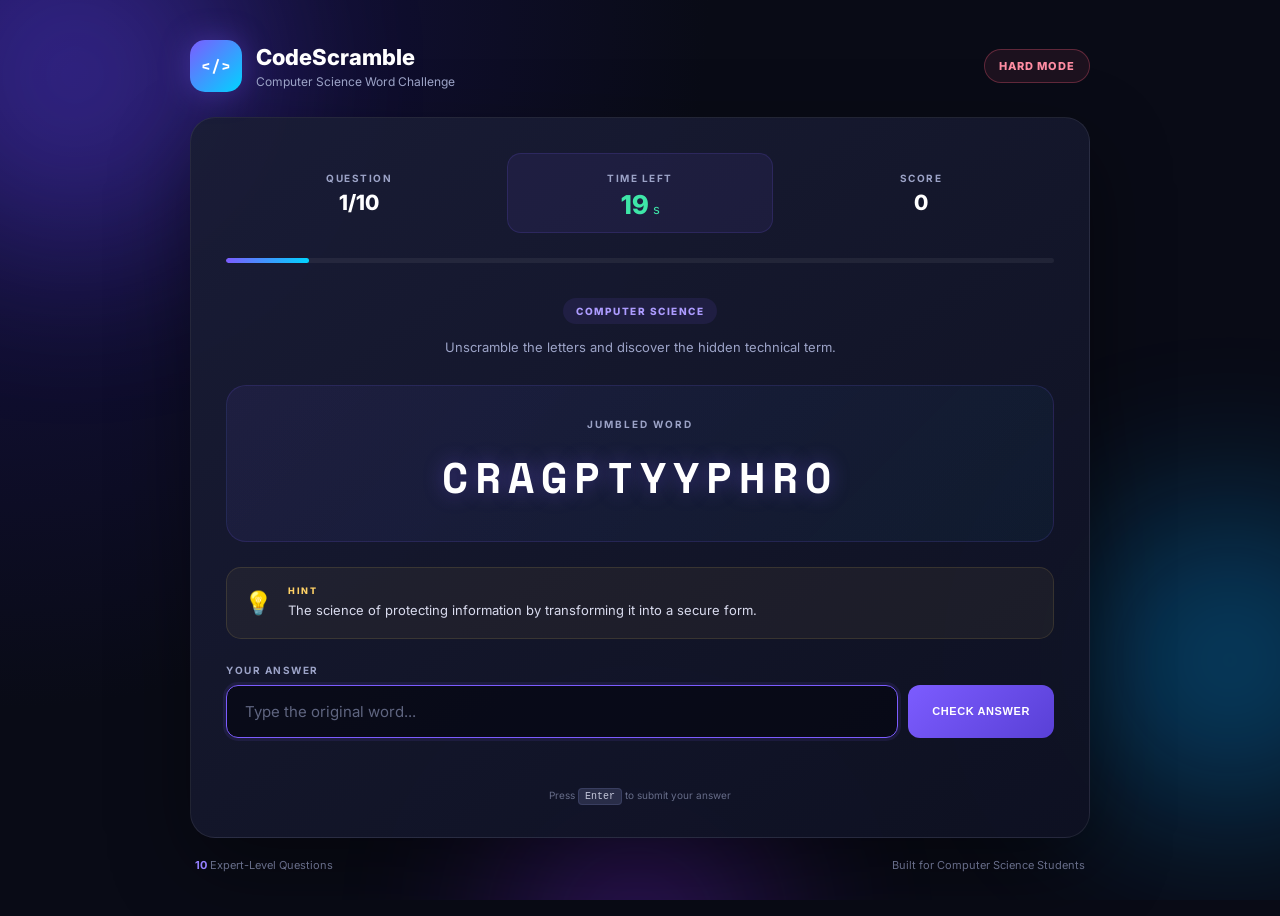
<file: index.html>
<!DOCTYPE html>
<html lang="en">

<head>
    <meta charset="UTF-8">
    <meta name="viewport" content="width=device-width, initial-scale=1.0">

    <title>CodeScramble | Computer Science Jumbled Words</title>

    <link rel="stylesheet" href="style.css">
</head>

<body>

    <!-- Background decorations -->
    <div class="background">
        <div class="orb orb1"></div>
        <div class="orb orb2"></div>
        <div class="orb orb3"></div>
    </div>


    <main class="game-wrapper">

        <!-- Header -->
        <header class="game-header">

            <div class="logo">
                <div class="logo-icon">&lt;/&gt;</div>

                <div>
                    <h1>CodeScramble</h1>
                    <p>Computer Science Word Challenge</p>
                </div>
            </div>

            <div class="header-badge">
                HARD MODE
            </div>

        </header>


        <!-- Main Game Card -->
        <section class="game-card">

            <!-- Top information -->
            <div class="game-top">

                <div class="stat-box">
                    <span class="stat-title">QUESTION</span>

                    <span class="stat-value">
                        <span id="currentQuestion">1</span>/10
                    </span>
                </div>


                <div class="timer-box" id="timerBox">

                    <span class="timer-label">TIME LEFT</span>

                    <div class="timer">
                        <span id="timer">20</span>
                        <span class="seconds">s</span>
                    </div>

                </div>


                <div class="stat-box">
                    <span class="stat-title">SCORE</span>

                    <span class="stat-value" id="score">
                        0
                    </span>
                </div>

            </div>


            <!-- Progress Bar -->
            <div class="progress-container">

                <div
                    class="progress-bar"
                    id="progressBar">
                </div>

            </div>


            <!-- Category -->
            <div class="category">
                COMPUTER SCIENCE
            </div>


            <p class="instruction">
                Unscramble the letters and discover the hidden technical term.
            </p>


            <!-- Jumbled Word -->
            <div class="word-container">

                <p class="word-label">
                    JUMBLED WORD
                </p>

                <h2 id="jumbledWord">
                    Loading...
                </h2>

            </div>


            <!-- Hint -->
            <div class="hint-box">

                <span class="hint-icon">
                    💡
                </span>

                <div>
                    <span class="hint-title">
                        HINT
                    </span>

                    <p id="hintText">
                        Loading hint...
                    </p>
                </div>

            </div>


            <!-- Answer Input -->
            <div class="answer-section">

                <label for="answerInput">
                    YOUR ANSWER
                </label>

                <div class="input-group">

                    <input
                        type="text"
                        id="answerInput"
                        placeholder="Type the original word..."
                        autocomplete="off"
                    >

                    <button
                        id="submitBtn"
                        onclick="checkAnswer()">
                        CHECK ANSWER
                    </button>

                </div>

            </div>


            <!-- Message -->
            <div
                class="message"
                id="message">
            </div>


            <p class="keyboard-tip">
                Press <kbd>Enter</kbd> to submit your answer
            </p>

        </section>


        <!-- Footer -->
        <footer>

            <p>
                <span>10</span> Expert-Level Questions
            </p>

            <p>
                Built for Computer Science Students
            </p>

        </footer>

    </main>


    <!-- TIME UP POPUP -->
    <div
        class="popup-overlay"
        id="timePopup">

        <div class="popup">

            <div class="popup-icon">
                ⏰
            </div>

            <h2>
                Time's Up!
            </h2>

            <p>
                The countdown has ended.
            </p>

            <p class="popup-description">
                Would you like to reveal the correct answer?
            </p>


            <!-- Answer remains hidden initially -->
            <div
                class="hidden-answer"
                id="hiddenAnswer">

                <span>
                    CORRECT ANSWER
                </span>

                <strong id="correctAnswer">
                </strong>

            </div>


            <button
                id="revealBtn"
                class="reveal-btn"
                onclick="revealAnswer()">

                Reveal Answer

            </button>


            <button
                id="nextBtn"
                class="next-btn hidden"
                onclick="nextQuestion()">

                Next Question →

            </button>

        </div>

    </div>


    <!-- GAME COMPLETE POPUP -->
    <div
        class="popup-overlay"
        id="resultPopup">

        <div class="popup result-popup">

            <div class="trophy">
                🏆
            </div>

            <p class="completed-label">
                CHALLENGE COMPLETE
            </p>

            <h2>
                Great Work!
            </h2>

            <p>
                You completed all 10 Computer Science challenges.
            </p>


            <div class="final-score">

                <span>
                    FINAL SCORE
                </span>

                <strong id="finalScore">
                    0 / 10
                </strong>

            </div>


            <p
                class="performance"
                id="performanceMessage">
            </p>


            <button
                class="restart-btn"
                onclick="restartGame()">

                ↻ Play Again

            </button>

        </div>

    </div>


    <script src="script.js"></script>

</body>

</html>
</file>
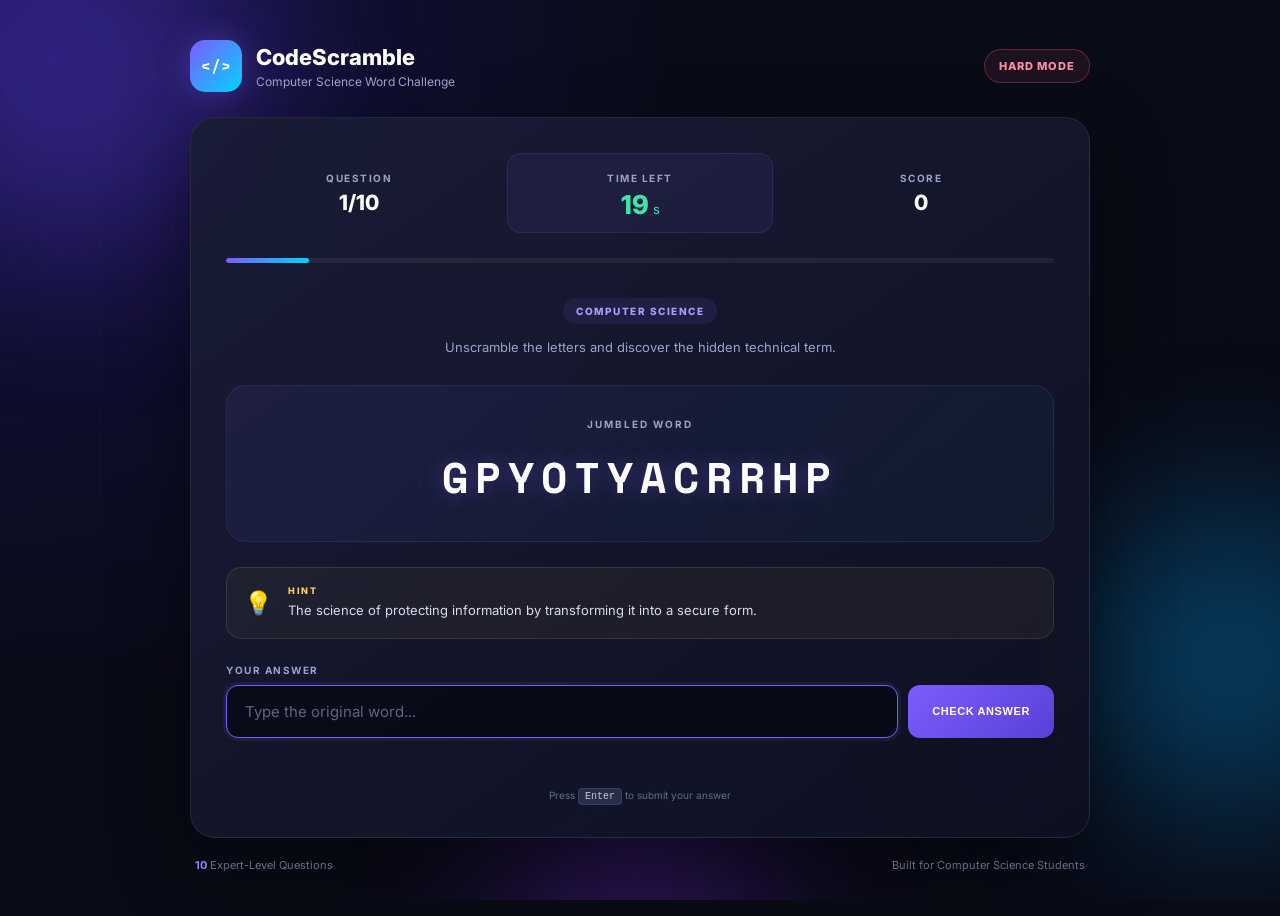
<file: index (1).html>
<!DOCTYPE html>
<html lang="en">

<head>
    <meta charset="UTF-8">
    <meta name="viewport" content="width=device-width, initial-scale=1.0">

    <title>CodeScramble | Computer Science Jumbled Words</title>

    <link rel="stylesheet" href="style.css">
</head>

<body>

    <!-- Background decorations -->
    <div class="background">
        <div class="orb orb1"></div>
        <div class="orb orb2"></div>
        <div class="orb orb3"></div>
    </div>


    <main class="game-wrapper">

        <!-- Header -->
        <header class="game-header">

            <div class="logo">
                <div class="logo-icon">&lt;/&gt;</div>

                <div>
                    <h1>CodeScramble</h1>
                    <p>Computer Science Word Challenge</p>
                </div>
            </div>

            <div class="header-badge">
                HARD MODE
            </div>

        </header>


        <!-- Main Game Card -->
        <section class="game-card">

            <!-- Top information -->
            <div class="game-top">

                <div class="stat-box">
                    <span class="stat-title">QUESTION</span>

                    <span class="stat-value">
                        <span id="currentQuestion">1</span>/10
                    </span>
                </div>


                <div class="timer-box" id="timerBox">

                    <span class="timer-label">TIME LEFT</span>

                    <div class="timer">
                        <span id="timer">20</span>
                        <span class="seconds">s</span>
                    </div>

                </div>


                <div class="stat-box">
                    <span class="stat-title">SCORE</span>

                    <span class="stat-value" id="score">
                        0
                    </span>
                </div>

            </div>


            <!-- Progress Bar -->
            <div class="progress-container">

                <div
                    class="progress-bar"
                    id="progressBar">
                </div>

            </div>


            <!-- Category -->
            <div class="category">
                COMPUTER SCIENCE
            </div>


            <p class="instruction">
                Unscramble the letters and discover the hidden technical term.
            </p>


            <!-- Jumbled Word -->
            <div class="word-container">

                <p class="word-label">
                    JUMBLED WORD
                </p>

                <h2 id="jumbledWord">
                    Loading...
                </h2>

            </div>


            <!-- Hint -->
            <div class="hint-box">

                <span class="hint-icon">
                    💡
                </span>

                <div>
                    <span class="hint-title">
                        HINT
                    </span>

                    <p id="hintText">
                        Loading hint...
                    </p>
                </div>

            </div>


            <!-- Answer Input -->
            <div class="answer-section">

                <label for="answerInput">
                    YOUR ANSWER
                </label>

                <div class="input-group">

                    <input
                        type="text"
                        id="answerInput"
                        placeholder="Type the original word..."
                        autocomplete="off"
                    >

                    <button
                        id="submitBtn"
                        onclick="checkAnswer()">
                        CHECK ANSWER
                    </button>

                </div>

            </div>


            <!-- Message -->
            <div
                class="message"
                id="message">
            </div>


            <p class="keyboard-tip">
                Press <kbd>Enter</kbd> to submit your answer
            </p>

        </section>


        <!-- Footer -->
        <footer>

            <p>
                <span>10</span> Expert-Level Questions
            </p>

            <p>
                Built for Computer Science Students
            </p>

        </footer>

    </main>


    <!-- TIME UP POPUP -->
    <div
        class="popup-overlay"
        id="timePopup">

        <div class="popup">

            <div class="popup-icon">
                ⏰
            </div>

            <h2>
                Time's Up!
            </h2>

            <p>
                The countdown has ended.
            </p>

            <p class="popup-description">
                Would you like to reveal the correct answer?
            </p>


            <!-- Answer remains hidden initially -->
            <div
                class="hidden-answer"
                id="hiddenAnswer">

                <span>
                    CORRECT ANSWER
                </span>

                <strong id="correctAnswer">
                </strong>

            </div>


            <button
                id="revealBtn"
                class="reveal-btn"
                onclick="revealAnswer()">

                Reveal Answer

            </button>


            <button
                id="nextBtn"
                class="next-btn hidden"
                onclick="nextQuestion()">

                Next Question →

            </button>

        </div>

    </div>


    <!-- GAME COMPLETE POPUP -->
    <div
        class="popup-overlay"
        id="resultPopup">

        <div class="popup result-popup">

            <div class="trophy">
                🏆
            </div>

            <p class="completed-label">
                CHALLENGE COMPLETE
            </p>

            <h2>
                Great Work!
            </h2>

            <p>
                You completed all 10 Computer Science challenges.
            </p>


            <div class="final-score">

                <span>
                    FINAL SCORE
                </span>

                <strong id="finalScore">
                    0 / 10
                </strong>

            </div>


            <p
                class="performance"
                id="performanceMessage">
            </p>


            <button
                class="restart-btn"
                onclick="restartGame()">

                ↻ Play Again

            </button>

        </div>

    </div>


    <script src="script.js"></script>

</body>

</html>
</file>
<file: style.css>
@import url('https://fonts.googleapis.com/css2?family=Inter:wght@400;500;600;700;800&family=Space+Mono:wght@400;700&display=swap');


* {
    margin: 0;
    padding: 0;
    box-sizing: border-box;
}


:root {

    --primary: #7c5cff;
    --primary-light: #9b84ff;
    --secondary: #00d4ff;

    --green: #3ee6a8;
    --red: #ff5c7c;
    --yellow: #ffd166;

    --background: #090b16;
    --card: rgba(20, 23, 44, 0.88);
    --card-light: rgba(31, 35, 63, 0.75);

    --text: #ffffff;
    --muted: #9ca3c7;

    --border: rgba(255,255,255,0.08);
}


body {

    min-height: 100vh;

    font-family: "Inter", sans-serif;

    background:
        radial-gradient(
            circle at top left,
            #17124a 0%,
            #090b16 45%
        );

    color: var(--text);

    overflow-x: hidden;
}


/* ==============================
   BACKGROUND
============================== */

.background {

    position: fixed;

    width: 100%;
    height: 100%;

    overflow: hidden;

    z-index: -1;
}


.orb {

    position: absolute;

    border-radius: 50%;

    filter: blur(90px);

    opacity: .35;
}


.orb1 {

    width: 350px;
    height: 350px;

    background: #6948ff;

    top: -100px;
    left: -100px;
}


.orb2 {

    width: 300px;
    height: 300px;

    background: #00a7ff;

    right: -100px;
    bottom: 10%;
}


.orb3 {

    width: 250px;
    height: 250px;

    background: #8b2cff;

    left: 40%;
    bottom: -150px;
}


/* ==============================
   MAIN WRAPPER
============================== */

.game-wrapper {

    width: min(900px, 92%);

    margin: auto;

    padding: 40px 0 25px;
}


/* ==============================
   HEADER
============================== */

.game-header {

    display: flex;

    justify-content: space-between;
    align-items: center;

    margin-bottom: 25px;
}


.logo {

    display: flex;

    align-items: center;

    gap: 14px;
}


.logo-icon {

    width: 52px;
    height: 52px;

    display: flex;

    align-items: center;
    justify-content: center;

    border-radius: 15px;

    font-family: "Space Mono", monospace;

    font-weight: 700;

    color: white;

    background:
        linear-gradient(
            135deg,
            var(--primary),
            var(--secondary)
        );

    box-shadow:
        0 0 30px rgba(124, 92, 255, .35);
}


.logo h1 {

    font-size: 22px;

    font-weight: 800;
}


.logo p {

    font-size: 12px;

    color: var(--muted);

    margin-top: 4px;
}


.header-badge {

    padding: 9px 14px;

    border-radius: 50px;

    border:
        1px solid rgba(255, 92, 124, .3);

    background:
        rgba(255, 92, 124, .08);

    color: #ff8da3;

    font-size: 11px;

    font-weight: 800;

    letter-spacing: 1px;
}


/* ==============================
   GAME CARD
============================== */

.game-card {

    padding: 35px;

    border-radius: 25px;

    background:
        linear-gradient(
            145deg,
            rgba(26, 29, 54, .96),
            rgba(14, 17, 34, .96)
        );

    border: 1px solid var(--border);

    box-shadow:
        0 30px 80px rgba(0, 0, 0, .4);
}


/* ==============================
   GAME TOP
============================== */

.game-top {

    display: grid;

    grid-template-columns: 1fr 1fr 1fr;

    align-items: center;

    gap: 15px;

    text-align: center;
}


.stat-box {

    display: flex;

    flex-direction: column;

    gap: 6px;
}


.stat-title,
.timer-label {

    color: var(--muted);

    font-size: 10px;

    font-weight: 700;

    letter-spacing: 1.5px;
}


.stat-value {

    font-size: 21px;

    font-weight: 800;
}


.timer-box {

    padding: 12px;

    border-radius: 14px;

    background:
        rgba(124, 92, 255, .08);

    border:
        1px solid rgba(124,92,255,.16);
}


.timer {

    margin-top: 3px;

    color: var(--green);
}


.timer #timer {

    font-size: 26px;

    font-weight: 800;
}


.seconds {

    font-size: 13px;
}


/* timer warning */

.timer-warning {

    animation: timerPulse .7s infinite;

    border-color:
        rgba(255, 92, 124, .5);

    background:
        rgba(255,92,124,.08);
}


.timer-warning .timer {

    color: var(--red);
}


@keyframes timerPulse {

    50% {
        transform: scale(1.04);
    }

}


/* ==============================
   PROGRESS
============================== */

.progress-container {

    width: 100%;

    height: 5px;

    background: rgba(255,255,255,.06);

    border-radius: 10px;

    margin: 25px 0 35px;

    overflow: hidden;
}


.progress-bar {

    width: 10%;

    height: 100%;

    border-radius: 10px;

    background:
        linear-gradient(
            90deg,
            var(--primary),
            var(--secondary)
        );

    transition: .4s;
}


/* ==============================
   CATEGORY
============================== */

.category {

    width: fit-content;

    margin: auto;

    padding: 7px 13px;

    border-radius: 50px;

    background:
        rgba(124,92,255,.1);

    color: #ad9cff;

    font-size: 10px;

    font-weight: 800;

    letter-spacing: 1.5px;
}


.instruction {

    text-align: center;

    color: var(--muted);

    font-size: 13px;

    margin: 15px 0 30px;
}


/* ==============================
   JUMBLED WORD
============================== */

.word-container {

    text-align: center;

    padding: 32px 20px;

    border-radius: 20px;

    background:
        linear-gradient(
            135deg,
            rgba(124,92,255,.08),
            rgba(0,212,255,.04)
        );

    border:
        1px solid rgba(124,92,255,.15);
}


.word-label {

    color: var(--muted);

    font-size: 10px;

    font-weight: 700;

    letter-spacing: 2px;

    margin-bottom: 15px;
}


#jumbledWord {

    font-family: "Space Mono", monospace;

    font-size: clamp(26px, 5vw, 43px);

    letter-spacing: 7px;

    color: white;

    word-break: break-word;

    text-transform: uppercase;

    text-shadow:
        0 0 20px rgba(124,92,255,.4);
}


/* ==============================
   HINT
============================== */

.hint-box {

    display: flex;

    align-items: center;

    gap: 15px;

    margin: 25px 0;

    padding: 17px;

    border-radius: 15px;

    background:
        rgba(255, 209, 102, .05);

    border:
        1px solid rgba(255, 209, 102, .12);
}


.hint-icon {

    font-size: 23px;
}


.hint-title {

    display: block;

    color: var(--yellow);

    font-size: 9px;

    font-weight: 800;

    letter-spacing: 1.5px;

    margin-bottom: 5px;
}


#hintText {

    color: #d9dbee;

    font-size: 13px;

    line-height: 1.5;
}


/* ==============================
   ANSWER INPUT
============================== */

.answer-section label {

    display: block;

    margin-bottom: 9px;

    color: var(--muted);

    font-size: 10px;

    font-weight: 700;

    letter-spacing: 1.5px;
}


.input-group {

    display: flex;

    gap: 10px;
}


#answerInput {

    flex: 1;

    min-width: 0;

    padding: 16px 18px;

    border-radius: 12px;

    border:
        1px solid rgba(255,255,255,.1);

    outline: none;

    background:
        rgba(5,7,18,.7);

    color: white;

    font-family: inherit;

    font-size: 15px;

    transition: .3s;
}


#answerInput:focus {

    border-color: var(--primary);

    box-shadow:
        0 0 0 3px rgba(124,92,255,.1);
}


#answerInput::placeholder {

    color: #5f6580;
}


#submitBtn {

    padding: 0 24px;

    border: none;

    border-radius: 12px;

    cursor: pointer;

    background:
        linear-gradient(
            135deg,
            var(--primary),
            #5940d6
        );

    color: white;

    font-weight: 800;

    font-size: 11px;

    letter-spacing: .6px;

    transition: .3s;
}


#submitBtn:hover {

    transform: translateY(-2px);

    box-shadow:
        0 10px 30px rgba(124,92,255,.3);
}


#submitBtn:disabled {

    opacity: .5;

    cursor: not-allowed;
}


/* ==============================
   MESSAGE
============================== */

.message {

    min-height: 25px;

    margin-top: 16px;

    text-align: center;

    font-size: 13px;

    font-weight: 600;
}


.correct {

    color: var(--green);
}


.wrong {

    color: var(--red);
}


.keyboard-tip {

    margin-top: 10px;

    text-align: center;

    color: #666c88;

    font-size: 10px;
}


kbd {

    padding: 2px 6px;

    background: #292d48;

    border-radius: 4px;

    border: 1px solid #393e60;

    color: #c4c7da;
}


/* ==============================
   FOOTER
============================== */

footer {

    display: flex;

    justify-content: space-between;

    padding: 20px 5px;

    color: #676d89;

    font-size: 11px;
}


footer span {

    color: #9580ff;

    font-weight: 700;
}


/* ==============================
   POPUP
============================== */

.popup-overlay {

    position: fixed;

    inset: 0;

    z-index: 100;

    display: none;

    align-items: center;
    justify-content: center;

    padding: 20px;

    background:
        rgba(4, 5, 14, .78);

    backdrop-filter: blur(12px);
}


.popup-overlay.active {

    display: flex;

    animation: fadeIn .25s ease;
}


@keyframes fadeIn {

    from {
        opacity: 0;
    }

    to {
        opacity: 1;
    }

}


.popup {

    width: min(420px, 100%);

    padding: 38px;

    border-radius: 25px;

    text-align: center;

    background:
        linear-gradient(
            145deg,
            #1b1f39,
            #101325
        );

    border:
        1px solid rgba(255,255,255,.1);

    box-shadow:
        0 30px 100px rgba(0,0,0,.7);

    animation:
        popupScale .35s ease;
}


@keyframes popupScale {

    from {

        opacity: 0;

        transform:
            scale(.8)
            translateY(30px);
    }

    to {

        opacity: 1;

        transform:
            scale(1)
            translateY(0);
    }

}


.popup-icon {

    width: 65px;
    height: 65px;

    display: flex;

    align-items: center;
    justify-content: center;

    margin: auto auto 18px;

    border-radius: 50%;

    background:
        rgba(255,92,124,.1);

    font-size: 28px;

    border:
        1px solid rgba(255,92,124,.2);
}


.popup h2 {

    margin-bottom: 10px;

    font-size: 28px;
}


.popup > p {

    color: var(--muted);

    font-size: 13px;

    line-height: 1.6;
}


.popup-description {

    margin-top: 4px;
}


/* Hidden answer */

.hidden-answer {

    display: none;

    margin: 23px 0;

    padding: 18px;

    border-radius: 14px;

    background:
        rgba(62,230,168,.07);

    border:
        1px solid rgba(62,230,168,.18);
}


.hidden-answer.show {

    display: block;

    animation:
        answerReveal .4s ease;
}


@keyframes answerReveal {

    from {
        opacity: 0;
        transform: translateY(8px);
    }

    to {
        opacity: 1;
        transform: translateY(0);
    }

}


.hidden-answer span {

    display: block;

    margin-bottom: 7px;

    color: var(--muted);

    font-size: 9px;

    font-weight: 800;

    letter-spacing: 1.5px;
}


.hidden-answer strong {

    color: var(--green);

    font-family:
        "Space Mono",
        monospace;

    font-size: 21px;

    text-transform: uppercase;
}


/* Buttons */

.reveal-btn,
.next-btn,
.restart-btn {

    width: 100%;

    padding: 14px;

    margin-top: 20px;

    border: none;

    border-radius: 11px;

    cursor: pointer;

    color: white;

    font-weight: 700;

    font-family: inherit;

    transition: .3s;
}


.reveal-btn {

    background:
        linear-gradient(
            135deg,
            var(--red),
            #d94168
        );
}


.next-btn {

    background:
        linear-gradient(
            135deg,
            var(--primary),
            #5140cb
        );
}


.restart-btn {

    background:
        linear-gradient(
            135deg,
            var(--primary),
            var(--secondary)
        );
}


.reveal-btn:hover,
.next-btn:hover,
.restart-btn:hover {

    transform: translateY(-2px);
}


.hidden {

    display: none;
}


/* ==============================
   RESULT POPUP
============================== */

.trophy {

    font-size: 55px;

    margin-bottom: 15px;
}


.completed-label {

    color: var(--green) !important;

    font-size: 9px !important;

    font-weight: 800;

    letter-spacing: 2px;

    margin-bottom: 8px;
}


.final-score {

    margin: 25px 0 15px;

    padding: 20px;

    border-radius: 15px;

    background:
        rgba(124,92,255,.08);

    border:
        1px solid rgba(124,92,255,.15);
}


.final-score span {

    display: block;

    color: var(--muted);

    font-size: 9px;

    font-weight: 700;

    letter-spacing: 2px;

    margin-bottom: 10px;
}


.final-score strong {

    font-family:
        "Space Mono",
        monospace;

    color: var(--green);

    font-size: 28px;
}


.performance {

    color: #d4d6e7 !important;
}


/* ==============================
   MOBILE
============================== */

@media(max-width: 650px) {

    .game-wrapper {

        width: 94%;

        padding-top: 20px;
    }


    .game-card {

        padding: 22px 17px;
    }


    .header-badge {

        display: none;
    }


    .game-top {

        gap: 6px;
    }


    .timer-box {

        padding: 10px 5px;
    }


    #jumbledWord {

        letter-spacing: 3px;

        font-size: 27px;
    }


    .input-group {

        flex-direction: column;
    }


    #submitBtn {

        padding: 15px;
    }


    footer {

        flex-direction: column;

        align-items: center;

        gap: 8px;
    }

}
</file>
